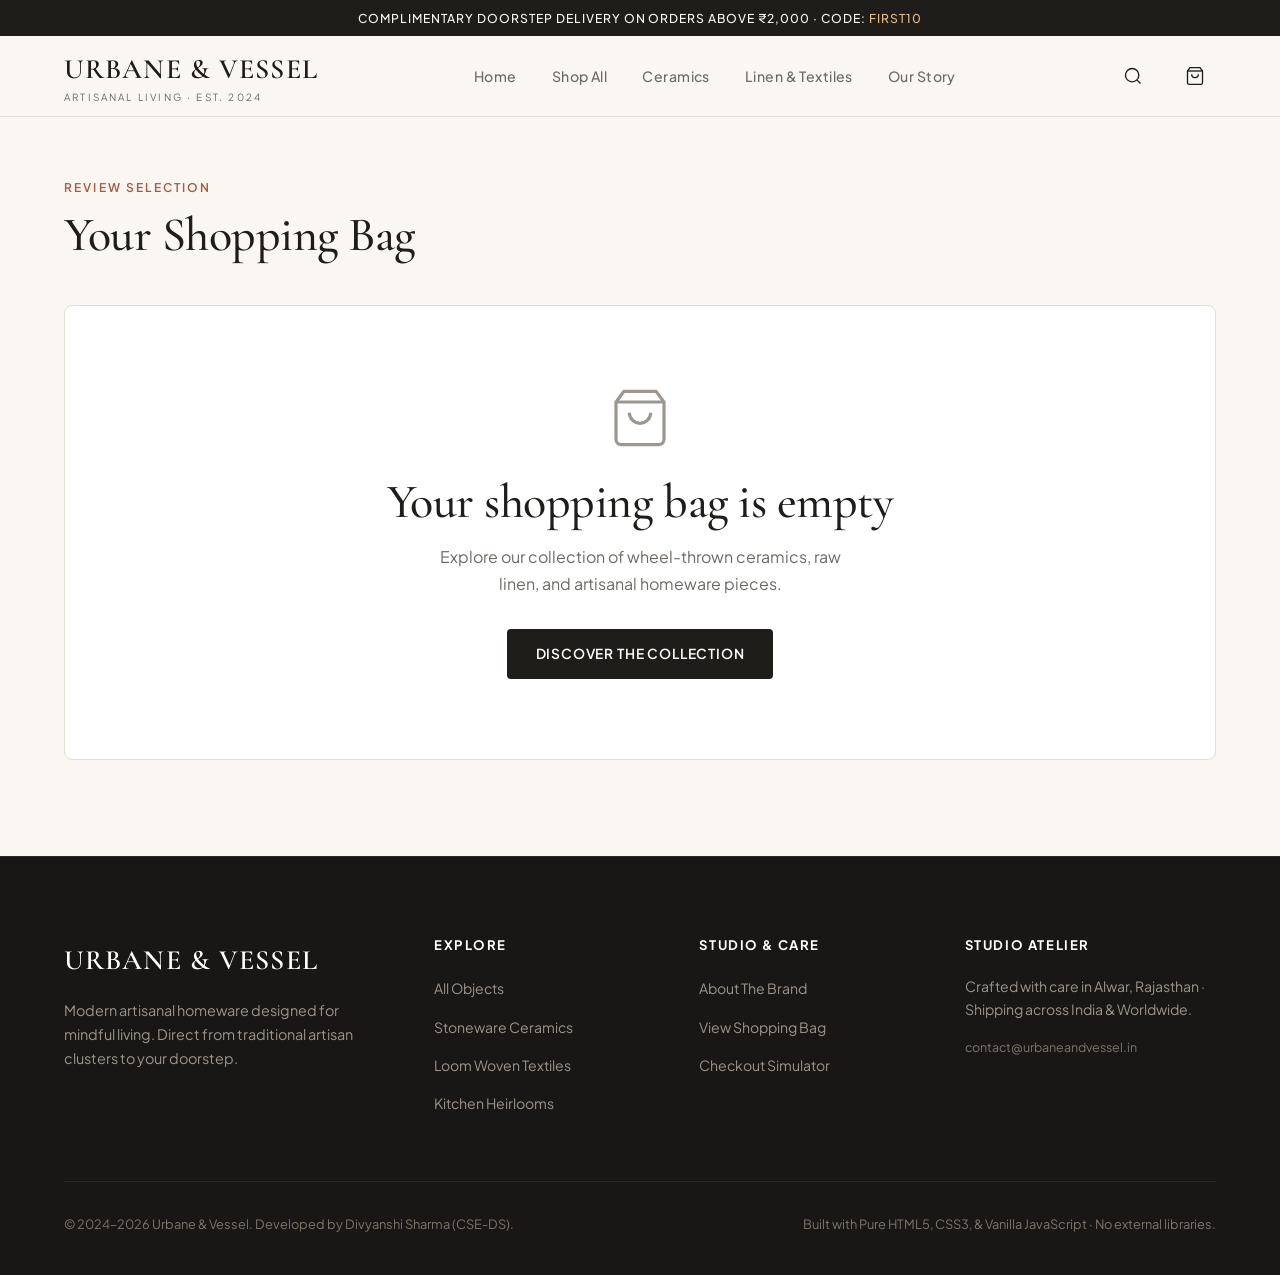
<file: cart.html>
<!DOCTYPE html>
<html lang="en">
<head>
  <meta charset="UTF-8" />
  <meta name="viewport" content="width=device-width, initial-scale=1.0" />
  <title>Your Shopping Bag — Urbane &amp; Vessel</title>
  <link rel="stylesheet" href="style.css" />
</head>
<body>

  <!-- Top Announcement Bar -->
  <aside class="announcement-bar">
    Complimentary doorstep delivery on orders above ₹2,000 &middot; Code: <span>FIRST10</span>
  </aside>

  <!-- Navigation Header -->
  <header class="site-header">
    <div class="container header-inner">
      <a href="index.html" class="brand-logo">
        <span class="brand-name">Urbane &amp; Vessel</span>
        <span class="brand-sub">Artisanal Living &middot; Est. 2024</span>
      </a>

      <nav>
        <ul class="nav-menu">
          <li><a href="index.html" class="nav-link">Home</a></li>
          <li><a href="shop.html" class="nav-link">Shop All</a></li>
          <li><a href="shop.html?category=ceramics" class="nav-link">Ceramics</a></li>
          <li><a href="shop.html?category=textiles" class="nav-link">Linen &amp; Textiles</a></li>
          <li><a href="about.html" class="nav-link">Our Story</a></li>
        </ul>
      </nav>

      <div class="header-actions">
        <a href="shop.html" class="action-icon-btn" title="Search objects" aria-label="Search">
          <svg viewBox="0 0 24 24" fill="none" stroke="currentColor"><circle cx="11" cy="11" r="8"></circle><line x1="21" y1="21" x2="16.65" y2="16.65"></line></svg>
        </a>
        <a href="cart.html" class="action-icon-btn" title="View Bag" aria-label="Cart">
          <svg viewBox="0 0 24 24" fill="none" stroke="currentColor"><path d="M6 2L3 6v14a2 2 0 0 0 2 2h14a2 2 0 0 0 2-2V6l-3-4z"></path><line x1="3" y1="6" x2="21" y2="6"></line><path d="M16 10a4 4 0 0 1-8 0"></path></svg>
          <span class="cart-badge-count" style="display: none;">0</span>
        </a>
        <button class="mobile-toggle-btn" aria-label="Toggle navigation menu">
          <span></span><span></span><span></span>
        </button>
      </div>
    </div>
  </header>

  <!-- Cart Page Section -->
  <main class="cart-page-section">
    <div class="container">
      <div style="margin-bottom: 2.5rem;">
        <span class="subheading">Review Selection</span>
        <h2>Your Shopping Bag</h2>
      </div>

      <!-- Container rendered dynamically by cart-page.js -->
      <div id="cart-view-container"></div>
    </div>
  </main>

  <!-- Footer -->
  <footer class="site-footer">
    <div class="container">
      <div class="footer-grid">
        <div class="footer-brand">
          <span class="brand-name">Urbane &amp; Vessel</span>
          <p>Modern artisanal homeware designed for mindful living. Direct from traditional artisan clusters to your doorstep.</p>
        </div>

        <div class="footer-col">
          <h4>Explore</h4>
          <ul class="footer-links">
            <li><a href="shop.html">All Objects</a></li>
            <li><a href="shop.html?category=ceramics">Stoneware Ceramics</a></li>
            <li><a href="shop.html?category=textiles">Loom Woven Textiles</a></li>
            <li><a href="shop.html?category=kitchenware">Kitchen Heirlooms</a></li>
          </ul>
        </div>

        <div class="footer-col">
          <h4>Studio &amp; Care</h4>
          <ul class="footer-links">
            <li><a href="about.html">About The Brand</a></li>
            <li><a href="cart.html">View Shopping Bag</a></li>
            <li><a href="checkout.html">Checkout Simulator</a></li>
          </ul>
        </div>

        <div class="footer-col">
          <h4>Studio Atelier</h4>
          <p style="font-size: 0.88rem; color: #9c9489; line-height: 1.6; margin-bottom: 0.8rem;">
            Crafted with care in Alwar, Rajasthan &middot; Shipping across India &amp; Worldwide.
          </p>
          <span style="font-size: 0.78rem; color: #7d756a;">contact@urbaneandvessel.in</span>
        </div>
      </div>

      <div class="footer-bottom">
        <p>&copy; 2024–2026 Urbane &amp; Vessel. Developed by Divyanshi Sharma (CSE-DS).</p>
        <p>Built with Pure HTML5, CSS3, &amp; Vanilla JavaScript &middot; No external libraries.</p>
      </div>
    </div>
  </footer>

  <!-- Scripts -->
    <script src="script.js"></script>
</body>
</html>
</file>
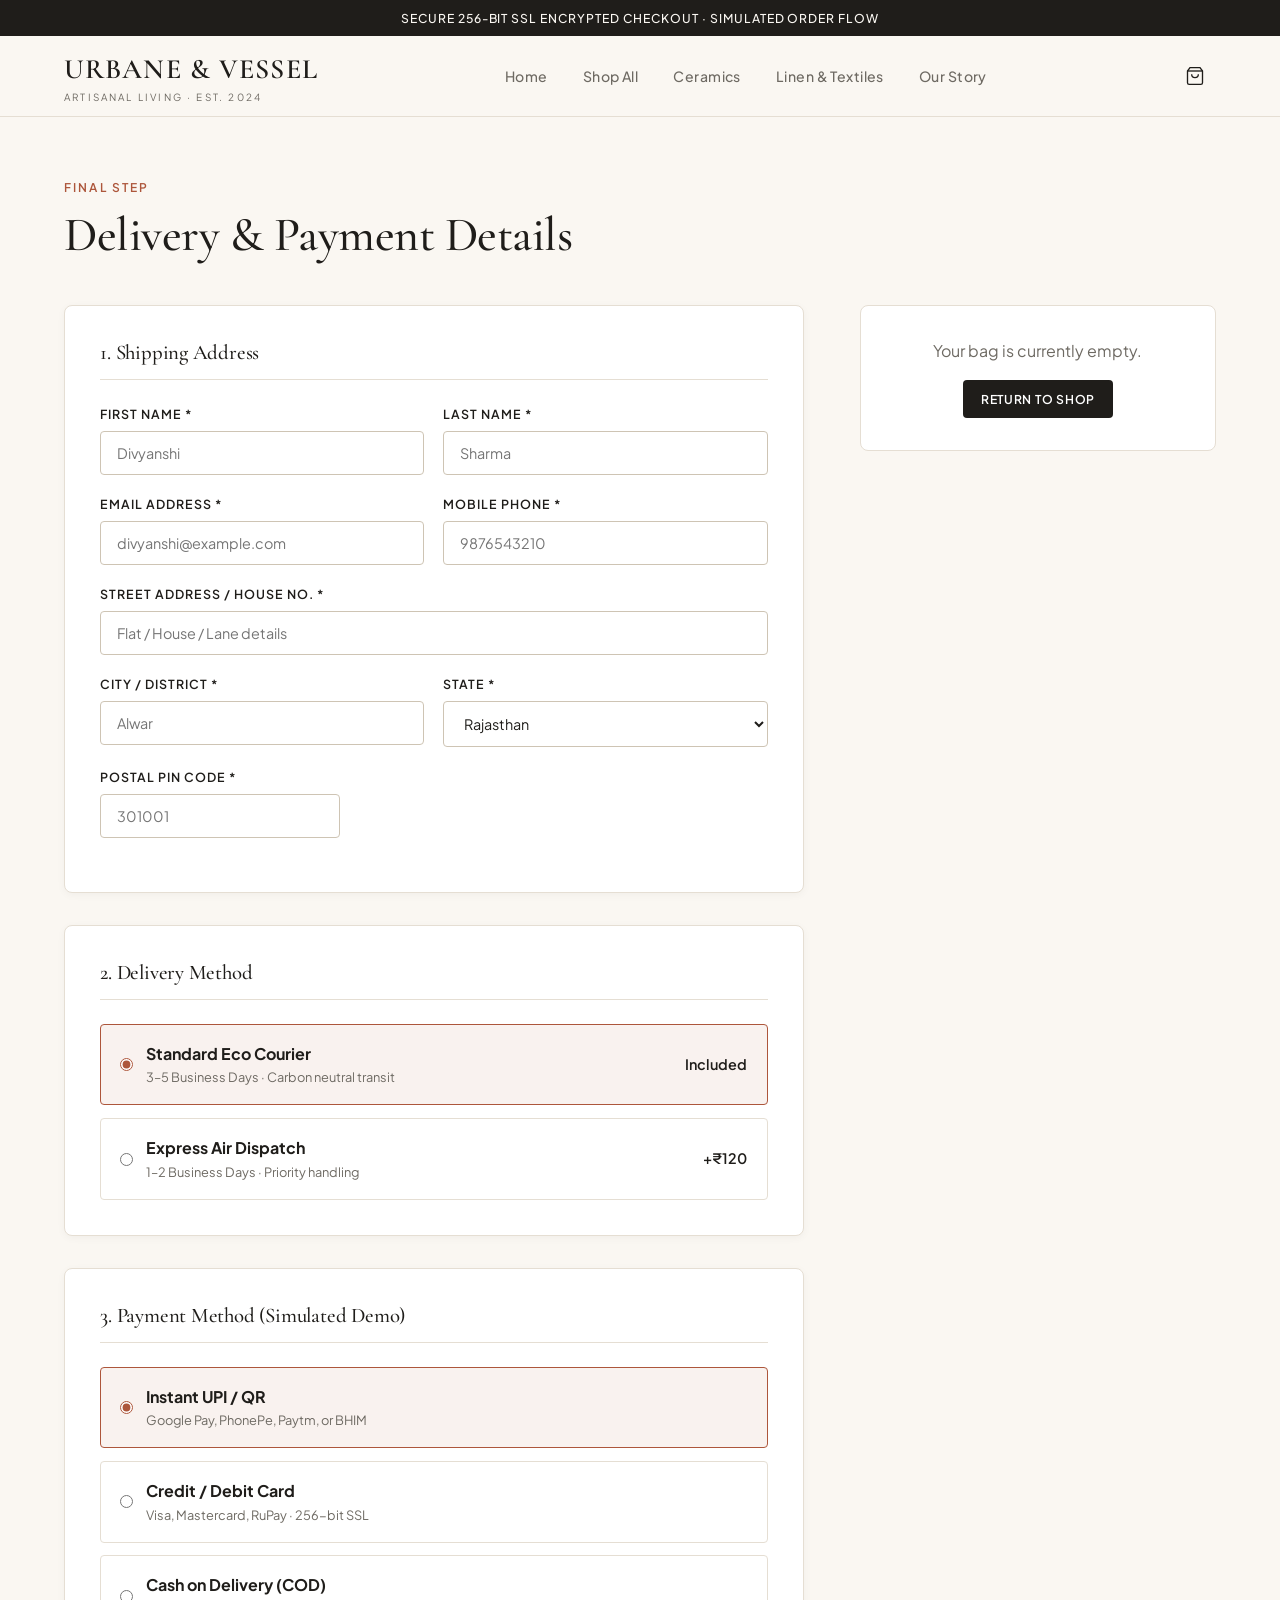
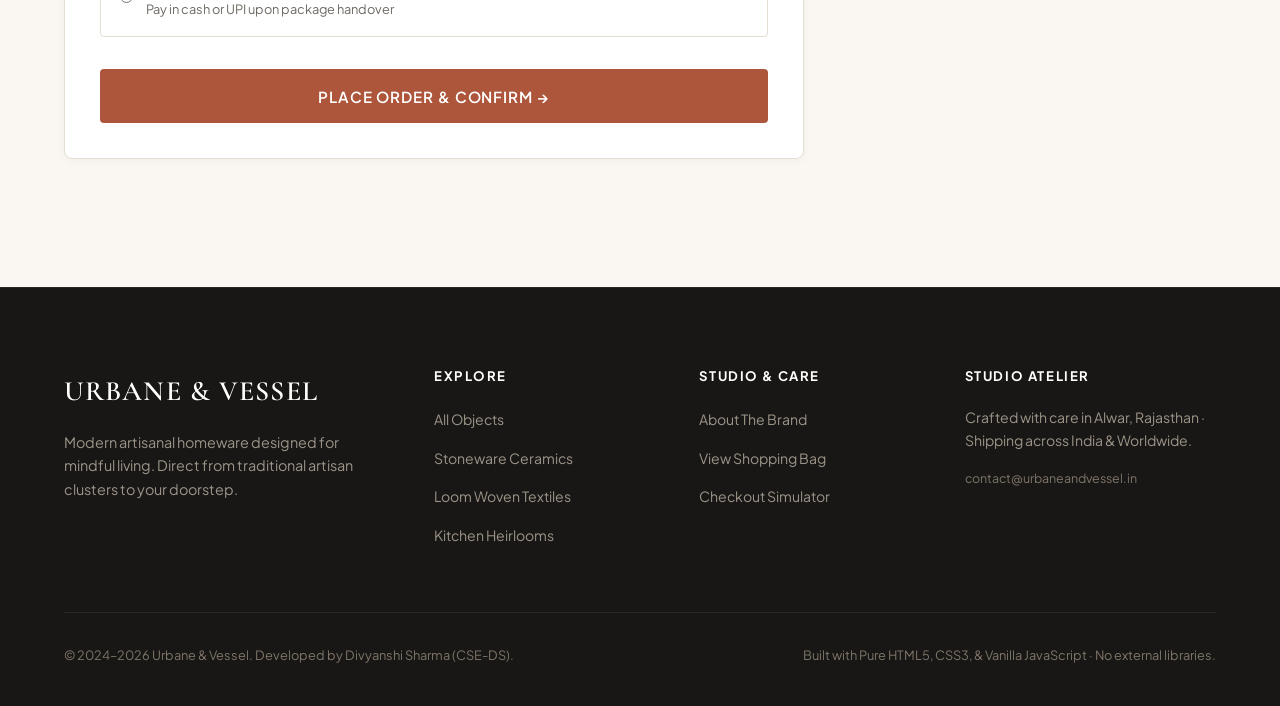
<file: checkout.html>
<!DOCTYPE html>
<html lang="en">
<head>
  <meta charset="UTF-8" />
  <meta name="viewport" content="width=device-width, initial-scale=1.0" />
  <title>Checkout — Urbane &amp; Vessel</title>
  <link rel="stylesheet" href="style.css" />
</head>
<body>

  <!-- Top Announcement Bar -->
  <aside class="announcement-bar">
    Secure 256-Bit SSL Encrypted Checkout &middot; Simulated Order Flow
  </aside>

  <!-- Navigation Header -->
  <header class="site-header">
    <div class="container header-inner">
      <a href="index.html" class="brand-logo">
        <span class="brand-name">Urbane &amp; Vessel</span>
        <span class="brand-sub">Artisanal Living &middot; Est. 2024</span>
      </a>

      <nav>
        <ul class="nav-menu">
          <li><a href="index.html" class="nav-link">Home</a></li>
          <li><a href="shop.html" class="nav-link">Shop All</a></li>
          <li><a href="shop.html?category=ceramics" class="nav-link">Ceramics</a></li>
          <li><a href="shop.html?category=textiles" class="nav-link">Linen &amp; Textiles</a></li>
          <li><a href="about.html" class="nav-link">Our Story</a></li>
        </ul>
      </nav>

      <div class="header-actions">
        <a href="cart.html" class="action-icon-btn" title="View Bag" aria-label="Cart">
          <svg viewBox="0 0 24 24" fill="none" stroke="currentColor"><path d="M6 2L3 6v14a2 2 0 0 0 2 2h14a2 2 0 0 0 2-2V6l-3-4z"></path><line x1="3" y1="6" x2="21" y2="6"></line><path d="M16 10a4 4 0 0 1-8 0"></path></svg>
          <span class="cart-badge-count" style="display: none;">0</span>
        </a>
        <button class="mobile-toggle-btn" aria-label="Toggle navigation menu">
          <span></span><span></span><span></span>
        </button>
      </div>
    </div>
  </header>

  <!-- Checkout Section -->
  <main class="checkout-page-section">
    <div class="container">
      <div style="margin-bottom: 2.5rem;">
        <span class="subheading">Final Step</span>
        <h2>Delivery &amp; Payment Details</h2>
      </div>

      <div class="checkout-grid">
        <!-- Left: Checkout Forms -->
        <div>
          <form id="checkout-form">
            <!-- 1. Customer Information -->
            <div class="checkout-card">
              <h3 style="font-size: 1.3rem; margin-bottom: 1.5rem; padding-bottom: 0.8rem; border-bottom: 1px solid var(--border-color);">
                1. Shipping Address
              </h3>

              <div class="form-row-2col">
                <div class="form-field">
                  <label for="first-name">First Name *</label>
                  <input type="text" id="first-name" placeholder="Divyanshi" required />
                  <span class="field-error"></span>
                </div>
                <div class="form-field">
                  <label for="last-name">Last Name *</label>
                  <input type="text" id="last-name" placeholder="Sharma" required />
                  <span class="field-error"></span>
                </div>
              </div>

              <div class="form-row-2col">
                <div class="form-field">
                  <label for="email">Email Address *</label>
                  <input type="email" id="email" placeholder="divyanshi@example.com" required />
                  <span class="field-error"></span>
                </div>
                <div class="form-field">
                  <label for="phone">Mobile Phone *</label>
                  <input type="tel" id="phone" placeholder="9876543210" required />
                  <span class="field-error"></span>
                </div>
              </div>

              <div class="form-field">
                <label for="address">Street Address / House No. *</label>
                <input type="text" id="address" placeholder="Flat / House / Lane details" required />
                <span class="field-error"></span>
              </div>

              <div class="form-row-2col">
                <div class="form-field">
                  <label for="city">City / District *</label>
                  <input type="text" id="city" placeholder="Alwar" required />
                  <span class="field-error"></span>
                </div>
                <div class="form-field">
                  <label for="state">State *</label>
                  <select id="state" required>
                    <option value="Rajasthan" selected>Rajasthan</option>
                    <option value="Delhi">Delhi NCR</option>
                    <option value="Maharashtra">Maharashtra</option>
                    <option value="Karnataka">Karnataka</option>
                    <option value="Tamil Nadu">Tamil Nadu</option>
                    <option value="Uttar Pradesh">Uttar Pradesh</option>
                    <option value="Other">Other State</option>
                  </select>
                  <span class="field-error"></span>
                </div>
              </div>

              <div class="form-field" style="max-width: 240px;">
                <label for="pincode">Postal PIN Code *</label>
                <input type="text" id="pincode" placeholder="301001" maxlength="6" required />
                <span class="field-error"></span>
              </div>
            </div>

            <!-- 2. Delivery Speed -->
            <div class="checkout-card">
              <h3 style="font-size: 1.3rem; margin-bottom: 1.5rem; padding-bottom: 0.8rem; border-bottom: 1px solid var(--border-color);">
                2. Delivery Method
              </h3>

              <div class="radio-options-group">
                <label class="radio-card-label selected">
                  <div class="radio-card-content">
                    <input type="radio" name="shipping-method" value="standard" checked />
                    <div>
                      <strong>Standard Eco Courier</strong>
                      <p style="font-size: 0.8rem; color: var(--text-muted); margin: 0;">3–5 Business Days &middot; Carbon neutral transit</p>
                    </div>
                  </div>
                  <span style="font-weight: 600; font-size: 0.9rem;">Included</span>
                </label>

                <label class="radio-card-label">
                  <div class="radio-card-content">
                    <input type="radio" name="shipping-method" value="express" />
                    <div>
                      <strong>Express Air Dispatch</strong>
                      <p style="font-size: 0.8rem; color: var(--text-muted); margin: 0;">1–2 Business Days &middot; Priority handling</p>
                    </div>
                  </div>
                  <span style="font-weight: 600; font-size: 0.9rem;">+₹120</span>
                </label>
              </div>
            </div>

            <!-- 3. Simulated Payment Method -->
            <div class="checkout-card">
              <h3 style="font-size: 1.3rem; margin-bottom: 1.5rem; padding-bottom: 0.8rem; border-bottom: 1px solid var(--border-color);">
                3. Payment Method (Simulated Demo)
              </h3>

              <div class="radio-options-group">
                <label class="radio-card-label selected">
                  <div class="radio-card-content">
                    <input type="radio" name="payment-method" value="upi" checked />
                    <div>
                      <strong>Instant UPI / QR</strong>
                      <p style="font-size: 0.8rem; color: var(--text-muted); margin: 0;">Google Pay, PhonePe, Paytm, or BHIM</p>
                    </div>
                  </div>
                </label>

                <label class="radio-card-label">
                  <div class="radio-card-content">
                    <input type="radio" name="payment-method" value="card" />
                    <div>
                      <strong>Credit / Debit Card</strong>
                      <p style="font-size: 0.8rem; color: var(--text-muted); margin: 0;">Visa, Mastercard, RuPay &middot; 256-bit SSL</p>
                    </div>
                  </div>
                </label>

                <label class="radio-card-label">
                  <div class="radio-card-content">
                    <input type="radio" name="payment-method" value="cod" />
                    <div>
                      <strong>Cash on Delivery (COD)</strong>
                      <p style="font-size: 0.8rem; color: var(--text-muted); margin: 0;">Pay in cash or UPI upon package handover</p>
                    </div>
                  </div>
                </label>
              </div>

              <div style="margin-top: 2rem;">
                <button type="submit" id="place-order-btn" class="btn btn-terracotta btn-block" style="padding: 1.1rem; font-size: 0.95rem;">
                  Place Order &amp; Confirm &rarr;
                </button>
              </div>
            </div>
          </form>
        </div>

        <!-- Right: Order Review Column -->
        <aside id="checkout-summary-container">
          <!-- Populated by checkout.js -->
        </aside>
      </div>
    </div>
  </main>

  <!-- Order Success Modal -->
  <div id="order-confirmation-modal" class="modal-backdrop">
    <div class="modal-content">
      <div class="order-success-icon">
        <svg width="36" height="36" viewBox="0 0 24 24" fill="none" stroke="currentColor" stroke-width="2.5"><polyline points="20 6 9 17 4 12"></polyline></svg>
      </div>

      <span class="subheading" style="color: #2e7d32;">Order Successfully Placed</span>
      <h2 style="margin: 0.4rem 0 1rem;">Thank you for your order</h2>
      <p style="color: var(--text-muted); font-size: 0.95rem; margin-bottom: 1.5rem;">
        Your order <strong id="confirmed-order-number" style="color: var(--text-main);">UV-000000</strong> has been confirmed. A receipt and shipping itinerary have been logged for <span id="confirmed-order-email" style="font-weight: 600;">your email</span>.
      </p>

      <div style="background: var(--bg-subtle); padding: 1.2rem; border-radius: var(--radius-sm); margin-bottom: 2rem; font-size: 0.85rem; color: var(--text-muted);">
        Our master artisans will now hand-inspect, wrap in honeycomb paper, and dispatch your pieces.
      </div>

      <div style="display: flex; gap: 1rem; justify-content: center;">
        <a href="shop.html" class="btn btn-primary">Return to Shop</a>
        <a href="index.html" class="btn btn-outline">Back to Home</a>
      </div>
    </div>
  </div>

  <!-- Footer -->
  <footer class="site-footer">
    <div class="container">
      <div class="footer-grid">
        <div class="footer-brand">
          <span class="brand-name">Urbane &amp; Vessel</span>
          <p>Modern artisanal homeware designed for mindful living. Direct from traditional artisan clusters to your doorstep.</p>
        </div>

        <div class="footer-col">
          <h4>Explore</h4>
          <ul class="footer-links">
            <li><a href="shop.html">All Objects</a></li>
            <li><a href="shop.html?category=ceramics">Stoneware Ceramics</a></li>
            <li><a href="shop.html?category=textiles">Loom Woven Textiles</a></li>
            <li><a href="shop.html?category=kitchenware">Kitchen Heirlooms</a></li>
          </ul>
        </div>

        <div class="footer-col">
          <h4>Studio &amp; Care</h4>
          <ul class="footer-links">
            <li><a href="about.html">About The Brand</a></li>
            <li><a href="cart.html">View Shopping Bag</a></li>
            <li><a href="checkout.html">Checkout Simulator</a></li>
          </ul>
        </div>

        <div class="footer-col">
          <h4>Studio Atelier</h4>
          <p style="font-size: 0.88rem; color: #9c9489; line-height: 1.6; margin-bottom: 0.8rem;">
            Crafted with care in Alwar, Rajasthan &middot; Shipping across India &amp; Worldwide.
          </p>
          <span style="font-size: 0.78rem; color: #7d756a;">contact@urbaneandvessel.in</span>
        </div>
      </div>

      <div class="footer-bottom">
        <p>&copy; 2024–2026 Urbane &amp; Vessel. Developed by Divyanshi Sharma (CSE-DS).</p>
        <p>Built with Pure HTML5, CSS3, &amp; Vanilla JavaScript &middot; No external libraries.</p>
      </div>
    </div>
  </footer>

  <!-- Scripts -->
    <script src="script.js"></script>
</body>
</html>
</file>
<file: style.css>
/* ============================================================
   URBANE & VESSEL — Artisanal Homeware & Living
   Custom Handcrafted CSS
   ============================================================ */

@import url('https://fonts.googleapis.com/css2?family=Cormorant+Garamond:ital,wght@0,400;0,500;0,600;0,700;1,400&family=Plus+Jakarta+Sans:wght@300;400;500;600;700&display=swap');

/* --- Root Design Tokens --- */
:root {
  --bg-primary: #faf7f2;
  --bg-surface: #ffffff;
  --bg-subtle: #f3efe6;
  --bg-muted: #eae3d6;

  --text-main: #1f1d1a;
  --text-muted: #6e6a63;
  --text-light: #9c978f;

  --color-terracotta: #ad563b;
  --color-terracotta-dark: #8c422a;
  --color-terracotta-soft: rgba(173, 86, 59, 0.08);

  --color-brass: #b88a44;
  --color-olive: #5f6b55;

  --border-color: #e5ded3;
  --border-dark: #cec4b4;

  --font-serif: 'Cormorant Garamond', Georgia, 'Times New Roman', serif;
  --font-sans: 'Plus Jakarta Sans', system-ui, -apple-system, sans-serif;

  --shadow-sm: 0 2px 8px rgba(31, 29, 26, 0.04);
  --shadow-md: 0 8px 24px rgba(31, 29, 26, 0.06);
  --shadow-lg: 0 16px 40px rgba(31, 29, 26, 0.09);

  --radius-sm: 4px;
  --radius-md: 8px;
  --radius-lg: 14px;
  --radius-full: 9999px;

  --transition-fast: 0.2s cubic-bezier(0.16, 1, 0.3, 1);
  --transition-normal: 0.35s cubic-bezier(0.16, 1, 0.3, 1);

  --nav-height: 80px;
}

/* --- Reset & Base --- */
*, *::before, *::after {
  margin: 0;
  padding: 0;
  box-sizing: border-box;
}

html {
  font-size: 16px;
  scroll-behavior: smooth;
  -webkit-font-smoothing: antialiased;
}

body {
  font-family: var(--font-sans);
  background-color: var(--bg-primary);
  color: var(--text-main);
  line-height: 1.65;
  overflow-x: hidden;
  display: flex;
  flex-direction: column;
  min-height: 100vh;
}

img {
  max-width: 100%;
  height: auto;
  display: block;
}

a {
  color: inherit;
  text-decoration: none;
  transition: color var(--transition-fast);
}

button {
  font-family: inherit;
  cursor: pointer;
  border: none;
  background: none;
  transition: all var(--transition-fast);
}

input, select, textarea {
  font-family: inherit;
  color: inherit;
}

/* --- Layout Utility --- */
.container {
  width: 90%;
  max-width: 1240px;
  margin: 0 auto;
}

.container-narrow {
  width: 90%;
  max-width: 980px;
  margin: 0 auto;
}

/* --- Typography --- */
h1, h2, h3, h4 {
  font-family: var(--font-serif);
  font-weight: 500;
  line-height: 1.2;
  letter-spacing: -0.01em;
  color: var(--text-main);
}

h1 { font-size: clamp(2.5rem, 5vw, 4.2rem); }
h2 { font-size: clamp(2rem, 3.8vw, 3rem); }
h3 { font-size: clamp(1.4rem, 2.2vw, 1.85rem); }
h4 { font-size: 1.2rem; }

.subheading {
  font-family: var(--font-sans);
  font-size: 0.75rem;
  letter-spacing: 0.18em;
  text-transform: uppercase;
  color: var(--color-terracotta);
  font-weight: 600;
  display: inline-block;
  margin-bottom: 0.6rem;
}

/* --- Top Announcement Bar --- */
.announcement-bar {
  background: var(--text-main);
  color: var(--bg-primary);
  font-size: 0.76rem;
  letter-spacing: 0.08em;
  text-transform: uppercase;
  padding: 8px 16px;
  text-align: center;
  font-weight: 500;
}
.announcement-bar span {
  color: #e5b985;
}

/* --- Main Header / Navigation --- */
.site-header {
  position: sticky;
  top: 0;
  z-index: 100;
  background: rgba(250, 247, 242, 0.94);
  backdrop-filter: blur(12px);
  -webkit-backdrop-filter: blur(12px);
  border-bottom: 1px solid var(--border-color);
  transition: transform var(--transition-fast), background var(--transition-fast);
}

.header-inner {
  height: var(--nav-height);
  display: flex;
  align-items: center;
  justify-content: space-between;
}

.brand-logo {
  display: flex;
  flex-direction: column;
}
.brand-name {
  font-family: var(--font-serif);
  font-size: 1.75rem;
  font-weight: 600;
  letter-spacing: 0.04em;
  text-transform: uppercase;
  color: var(--text-main);
}
.brand-sub {
  font-size: 0.62rem;
  letter-spacing: 0.22em;
  text-transform: uppercase;
  color: var(--text-muted);
  margin-top: -3px;
}

.nav-menu {
  display: flex;
  gap: 2.2rem;
  list-style: none;
}
.nav-link {
  font-size: 0.88rem;
  font-weight: 500;
  color: var(--text-muted);
  letter-spacing: 0.03em;
  position: relative;
  padding: 6px 0;
}
.nav-link::after {
  content: '';
  position: absolute;
  bottom: 0;
  left: 0;
  width: 0%;
  height: 1.5px;
  background-color: var(--color-terracotta);
  transition: width var(--transition-fast);
}
.nav-link:hover,
.nav-link.active {
  color: var(--text-main);
}
.nav-link:hover::after,
.nav-link.active::after {
  width: 100%;
}

.header-actions {
  display: flex;
  align-items: center;
  gap: 1.25rem;
}
.action-icon-btn {
  display: flex;
  align-items: center;
  justify-content: center;
  width: 42px;
  height: 42px;
  border-radius: var(--radius-full);
  color: var(--text-main);
  position: relative;
  border: 1px solid transparent;
  transition: all var(--transition-fast);
}
.action-icon-btn:hover {
  background-color: var(--bg-subtle);
  border-color: var(--border-color);
}
.action-icon-btn svg {
  width: 20px;
  height: 20px;
  stroke-width: 1.6;
}

.cart-badge-count {
  position: absolute;
  top: 4px;
  right: 4px;
  background: var(--color-terracotta);
  color: #fff;
  font-size: 0.68rem;
  font-weight: 700;
  width: 18px;
  height: 18px;
  border-radius: 50%;
  display: inline-flex;
  align-items: center;
  justify-content: center;
}

/* Mobile Hamburger */
.mobile-toggle-btn {
  display: none;
  flex-direction: column;
  gap: 5px;
  width: 32px;
  height: 32px;
  justify-content: center;
  cursor: pointer;
}
.mobile-toggle-btn span {
  display: block;
  height: 2px;
  width: 100%;
  background: var(--text-main);
  transition: transform var(--transition-fast), opacity var(--transition-fast);
}

/* --- Buttons --- */
.btn {
  display: inline-flex;
  align-items: center;
  justify-content: center;
  gap: 0.6rem;
  padding: 0.85rem 1.8rem;
  font-size: 0.86rem;
  font-weight: 600;
  letter-spacing: 0.06em;
  text-transform: uppercase;
  border-radius: var(--radius-sm);
  transition: all var(--transition-fast);
}

.btn-primary {
  background: var(--text-main);
  color: #ffffff;
}
.btn-primary:hover {
  background: var(--color-terracotta);
  transform: translateY(-2px);
  box-shadow: var(--shadow-md);
}

.btn-terracotta {
  background: var(--color-terracotta);
  color: #ffffff;
}
.btn-terracotta:hover {
  background: var(--color-terracotta-dark);
  transform: translateY(-2px);
  box-shadow: 0 6px 18px rgba(173, 86, 59, 0.25);
}

.btn-outline {
  background: transparent;
  color: var(--text-main);
  border: 1px solid var(--border-dark);
}
.btn-outline:hover {
  border-color: var(--text-main);
  background: var(--text-main);
  color: #ffffff;
}

.btn-sm {
  padding: 0.55rem 1.1rem;
  font-size: 0.76rem;
}

.btn-block {
  width: 100%;
}

/* --- Hero Section --- */
.hero-section {
  padding: 4rem 0 5rem;
  position: relative;
}
.hero-grid {
  display: grid;
  grid-template-columns: 1.15fr 0.85fr;
  gap: 3.5rem;
  align-items: center;
}
.hero-text h1 {
  margin-bottom: 1.5rem;
}
.hero-text p {
  font-size: 1.1rem;
  color: var(--text-muted);
  max-width: 520px;
  margin-bottom: 2.2rem;
}
.hero-cta-group {
  display: flex;
  gap: 1rem;
  align-items: center;
  flex-wrap: wrap;
}

.hero-visual-frame {
  position: relative;
}
.hero-image-wrapper {
  position: relative;
  border-radius: var(--radius-md);
  overflow: hidden;
  box-shadow: var(--shadow-lg);
  aspect-ratio: 4 / 5;
}
.hero-image-wrapper img {
  width: 100%;
  height: 100%;
  object-fit: cover;
  transition: transform 1.2s cubic-bezier(0.16, 1, 0.3, 1);
}
.hero-image-wrapper:hover img {
  transform: scale(1.03);
}

.hero-badge-tag {
  position: absolute;
  bottom: 24px;
  left: -20px;
  background: var(--bg-surface);
  border: 1px solid var(--border-color);
  padding: 1rem 1.4rem;
  border-radius: var(--radius-sm);
  box-shadow: var(--shadow-md);
  max-width: 200px;
}
.hero-badge-tag strong {
  display: block;
  font-size: 0.85rem;
  font-weight: 700;
  color: var(--text-main);
}
.hero-badge-tag span {
  font-size: 0.72rem;
  color: var(--text-muted);
}

/* --- Features / Value Props Ribbon --- */
.values-ribbon {
  background: var(--bg-subtle);
  border-top: 1px solid var(--border-color);
  border-bottom: 1px solid var(--border-color);
  padding: 2.5rem 0;
}
.values-grid {
  display: grid;
  grid-template-columns: repeat(auto-fit, minmax(220px, 1fr));
  gap: 2rem;
}
.value-item {
  display: flex;
  align-items: flex-start;
  gap: 1.1rem;
}
.value-icon {
  width: 44px;
  height: 44px;
  border-radius: 50%;
  background: var(--bg-surface);
  border: 1px solid var(--border-color);
  display: flex;
  align-items: center;
  justify-content: center;
  color: var(--color-terracotta);
  flex-shrink: 0;
}
.value-icon svg {
  width: 20px;
  height: 20px;
}
.value-text h4 {
  font-family: var(--font-sans);
  font-size: 0.92rem;
  font-weight: 600;
  margin-bottom: 0.2rem;
}
.value-text p {
  font-size: 0.8rem;
  color: var(--text-muted);
  line-height: 1.4;
}

/* --- Section Headers --- */
.section-header {
  margin-bottom: 3rem;
  display: flex;
  justify-content: space-between;
  align-items: flex-end;
  flex-wrap: wrap;
  gap: 1.5rem;
}
.section-header-centered {
  text-align: center;
  align-items: center;
  justify-content: center;
  flex-direction: column;
}
.section-header-centered .subheading {
  margin: 0 auto 0.6rem;
}
.section-header p.lead {
  font-size: 1.05rem;
  color: var(--text-muted);
  max-width: 600px;
  margin-top: 0.5rem;
}

/* --- Categories Showcase --- */
.categories-showcase {
  padding: 5rem 0;
}
.categories-grid {
  display: grid;
  grid-template-columns: repeat(4, 1fr);
  gap: 1.5rem;
}
.category-card {
  position: relative;
  border-radius: var(--radius-md);
  overflow: hidden;
  aspect-ratio: 3 / 4;
  box-shadow: var(--shadow-sm);
  display: block;
}
.category-card img {
  width: 100%;
  height: 100%;
  object-fit: cover;
  transition: transform 0.8s ease;
}
.category-card::after {
  content: '';
  position: absolute;
  inset: 0;
  background: linear-gradient(180deg, transparent 40%, rgba(20, 18, 16, 0.72) 100%);
  transition: opacity 0.3s;
}
.category-card:hover img {
  transform: scale(1.06);
}
.category-card-content {
  position: absolute;
  bottom: 24px;
  left: 20px;
  right: 20px;
  z-index: 2;
  color: #ffffff;
}
.category-card-content h3 {
  color: #ffffff;
  font-size: 1.4rem;
  margin-bottom: 0.2rem;
}
.category-card-content span {
  font-size: 0.75rem;
  text-transform: uppercase;
  letter-spacing: 0.12em;
  opacity: 0.85;
}

/* --- Product Cards Grid --- */
.products-section {
  padding: 5rem 0 6rem;
}
.products-grid {
  display: grid;
  grid-template-columns: repeat(auto-fill, minmax(260px, 1fr));
  gap: 2rem 1.8rem;
}

.product-card {
  background: var(--bg-surface);
  border: 1px solid var(--border-color);
  border-radius: var(--radius-md);
  overflow: hidden;
  transition: transform var(--transition-normal), box-shadow var(--transition-normal);
  display: flex;
  flex-direction: column;
  position: relative;
}
.product-card:hover {
  transform: translateY(-5px);
  box-shadow: var(--shadow-md);
}

.product-card-media {
  position: relative;
  aspect-ratio: 1;
  background: var(--bg-subtle);
  overflow: hidden;
}
.product-card-media img {
  width: 100%;
  height: 100%;
  object-fit: cover;
  transition: transform 0.6s cubic-bezier(0.16, 1, 0.3, 1);
}
.product-card:hover .product-card-media img {
  transform: scale(1.05);
}

.product-badge {
  position: absolute;
  top: 12px;
  left: 12px;
  background: var(--bg-surface);
  border: 1px solid var(--border-color);
  font-size: 0.68rem;
  font-weight: 600;
  text-transform: uppercase;
  letter-spacing: 0.1em;
  padding: 4px 10px;
  border-radius: var(--radius-full);
  z-index: 2;
}
.product-badge.badge-featured {
  background: var(--color-terracotta);
  color: #fff;
  border-color: var(--color-terracotta);
}

.quick-add-btn {
  position: absolute;
  bottom: 12px;
  left: 12px;
  right: 12px;
  background: rgba(255, 255, 255, 0.94);
  backdrop-filter: blur(8px);
  color: var(--text-main);
  border: 1px solid var(--border-color);
  border-radius: var(--radius-sm);
  padding: 9px;
  font-size: 0.76rem;
  font-weight: 600;
  letter-spacing: 0.08em;
  text-transform: uppercase;
  opacity: 0;
  transform: translateY(10px);
  transition: all var(--transition-fast);
  display: flex;
  align-items: center;
  justify-content: center;
  gap: 0.4rem;
  z-index: 3;
}
.product-card:hover .quick-add-btn {
  opacity: 1;
  transform: translateY(0);
}
.quick-add-btn:hover {
  background: var(--text-main);
  color: #fff;
}

.product-card-body {
  padding: 1.25rem;
  display: flex;
  flex-direction: column;
  flex-grow: 1;
}
.product-category-tag {
  font-size: 0.7rem;
  text-transform: uppercase;
  letter-spacing: 0.14em;
  color: var(--text-light);
  margin-bottom: 0.35rem;
}
.product-card-title {
  font-family: var(--font-serif);
  font-size: 1.2rem;
  margin-bottom: 0.5rem;
  line-height: 1.3;
}
.product-card-title a:hover {
  color: var(--color-terracotta);
}

.product-rating {
  display: flex;
  align-items: center;
  gap: 0.4rem;
  font-size: 0.78rem;
  color: var(--text-muted);
  margin-bottom: 0.8rem;
}
.stars {
  color: var(--color-brass);
  font-size: 0.85rem;
  letter-spacing: 1px;
}

.product-price-row {
  display: flex;
  align-items: baseline;
  gap: 0.6rem;
  margin-top: auto;
}
.product-price {
  font-size: 1.15rem;
  font-weight: 700;
  color: var(--text-main);
}
.product-original-price {
  font-size: 0.88rem;
  color: var(--text-light);
  text-decoration: line-through;
}

/* --- Brand Story Section --- */
.story-banner {
  background: var(--bg-subtle);
  border-top: 1px solid var(--border-color);
  border-bottom: 1px solid var(--border-color);
  padding: 6rem 0;
}
.story-grid {
  display: grid;
  grid-template-columns: 0.95fr 1.05fr;
  gap: 4.5rem;
  align-items: center;
}
.story-visual-collage {
  position: relative;
}
.story-img-main {
  border-radius: var(--radius-md);
  box-shadow: var(--shadow-lg);
  aspect-ratio: 4 / 5;
  object-fit: cover;
  width: 85%;
}
.story-img-sub {
  position: absolute;
  bottom: -30px;
  right: 0;
  width: 50%;
  aspect-ratio: 1;
  border-radius: var(--radius-md);
  object-fit: cover;
  border: 6px solid var(--bg-subtle);
  box-shadow: var(--shadow-md);
}
.story-content h2 {
  margin-bottom: 1.5rem;
}
.story-content p {
  color: var(--text-muted);
  font-size: 1.05rem;
  margin-bottom: 1.4rem;
  line-height: 1.8;
}

/* --- Newsletter Section --- */
.newsletter-section {
  padding: 5rem 0;
  text-align: center;
}
.newsletter-card {
  background: #ffffff;
  border: 1px solid var(--border-color);
  border-radius: var(--radius-lg);
  padding: 4rem 2rem;
  max-width: 780px;
  margin: 0 auto;
  box-shadow: var(--shadow-sm);
}
.newsletter-card h2 {
  margin-bottom: 0.8rem;
}
.newsletter-card p {
  color: var(--text-muted);
  max-width: 480px;
  margin: 0 auto 2rem;
}
.newsletter-form {
  display: flex;
  gap: 0.6rem;
  max-width: 460px;
  margin: 0 auto;
}
.newsletter-input {
  flex-grow: 1;
  padding: 0.85rem 1.2rem;
  border: 1px solid var(--border-dark);
  border-radius: var(--radius-sm);
  background: var(--bg-primary);
  font-size: 0.9rem;
}
.newsletter-input:focus {
  outline: none;
  border-color: var(--text-main);
}

/* ============================================================
   SHOP CATALOG PAGE STYLES (shop.html)
   ============================================================ */
.shop-hero-header {
  padding: 3.5rem 0 2rem;
  border-bottom: 1px solid var(--border-color);
  background: var(--bg-subtle);
}
.shop-layout {
  padding: 3rem 0 6rem;
  display: grid;
  grid-template-columns: 260px 1fr;
  gap: 3rem;
  align-items: flex-start;
}

/* Sidebar Filters */
.filters-sidebar {
  background: var(--bg-surface);
  border: 1px solid var(--border-color);
  border-radius: var(--radius-md);
  padding: 1.8rem;
  position: sticky;
  top: calc(var(--nav-height) + 20px);
}
.filter-block {
  padding-bottom: 1.6rem;
  margin-bottom: 1.6rem;
  border-bottom: 1px solid var(--border-color);
}
.filter-block:last-child {
  border-bottom: none;
  padding-bottom: 0;
  margin-bottom: 0;
}
.filter-title {
  font-family: var(--font-sans);
  font-size: 0.82rem;
  font-weight: 700;
  text-transform: uppercase;
  letter-spacing: 0.12em;
  margin-bottom: 1rem;
}

.category-filter-list {
  list-style: none;
  display: flex;
  flex-direction: column;
  gap: 0.55rem;
}
.filter-chip-btn {
  display: flex;
  align-items: center;
  justify-content: space-between;
  width: 100%;
  font-size: 0.88rem;
  color: var(--text-muted);
  text-align: left;
  padding: 6px 8px;
  border-radius: var(--radius-sm);
  transition: all var(--transition-fast);
}
.filter-chip-btn:hover {
  background: var(--bg-subtle);
  color: var(--text-main);
}
.filter-chip-btn.active {
  background: var(--color-terracotta-soft);
  color: var(--color-terracotta);
  font-weight: 600;
}
.filter-count {
  font-size: 0.75rem;
  color: var(--text-light);
}

/* Search Box in Filter */
.search-box-wrapper {
  position: relative;
  margin-bottom: 1.4rem;
}
.search-input {
  width: 100%;
  padding: 0.75rem 1rem 0.75rem 2.4rem;
  border: 1px solid var(--border-color);
  border-radius: var(--radius-sm);
  background: var(--bg-primary);
  font-size: 0.88rem;
}
.search-input:focus {
  outline: none;
  border-color: var(--color-terracotta);
}
.search-icon {
  position: absolute;
  left: 10px;
  top: 50%;
  transform: translateY(-50%);
  width: 16px;
  height: 16px;
  color: var(--text-light);
}

/* Price Range Slider */
.price-range-slider {
  width: 100%;
  margin: 0.8rem 0;
  accent-color: var(--color-terracotta);
}
.price-range-labels {
  display: flex;
  justify-content: space-between;
  font-size: 0.8rem;
  color: var(--text-muted);
}

/* Shop Toolbar */
.shop-toolbar {
  display: flex;
  justify-content: space-between;
  align-items: center;
  margin-bottom: 2rem;
  padding-bottom: 1rem;
  border-bottom: 1px solid var(--border-color);
  flex-wrap: wrap;
  gap: 1rem;
}
.results-counter {
  font-size: 0.88rem;
  color: var(--text-muted);
}
.sort-control-group {
  display: flex;
  align-items: center;
  gap: 0.8rem;
  font-size: 0.88rem;
}
.sort-select {
  padding: 0.5rem 1rem;
  border: 1px solid var(--border-color);
  border-radius: var(--radius-sm);
  background: var(--bg-surface);
  cursor: pointer;
}

.no-results-state {
  text-align: center;
  padding: 4rem 2rem;
  background: var(--bg-surface);
  border: 1px dashed var(--border-color);
  border-radius: var(--radius-md);
}

/* ============================================================
   PRODUCT DETAIL PAGE STYLES (product-detail.html)
   ============================================================ */
.breadcrumb-nav {
  padding: 1.5rem 0;
  font-size: 0.82rem;
  color: var(--text-light);
  display: flex;
  align-items: center;
  gap: 0.6rem;
}
.breadcrumb-nav a {
  color: var(--text-muted);
}
.breadcrumb-nav a:hover {
  color: var(--color-terracotta);
}

.product-detail-grid {
  display: grid;
  grid-template-columns: 1fr 1fr;
  gap: 4rem;
  margin-bottom: 5rem;
}

.product-gallery-stage {
  position: sticky;
  top: calc(var(--nav-height) + 20px);
}
.main-gallery-frame {
  aspect-ratio: 1;
  background: var(--bg-surface);
  border: 1px solid var(--border-color);
  border-radius: var(--radius-md);
  overflow: hidden;
  margin-bottom: 1rem;
  box-shadow: var(--shadow-sm);
}
.main-gallery-frame img {
  width: 100%;
  height: 100%;
  object-fit: cover;
  transition: transform 0.4s ease;
}

.product-meta-header {
  border-bottom: 1px solid var(--border-color);
  padding-bottom: 1.5rem;
  margin-bottom: 1.8rem;
}
.detail-price-line {
  display: flex;
  align-items: baseline;
  gap: 1rem;
  margin: 1rem 0;
}
.detail-price {
  font-size: 1.8rem;
  font-weight: 700;
}
.detail-original-price {
  font-size: 1.15rem;
  color: var(--text-light);
  text-decoration: line-through;
}

.product-detail-desc {
  font-size: 1.05rem;
  color: var(--text-muted);
  margin-bottom: 2rem;
  line-height: 1.7;
}

.product-specs-table {
  width: 100%;
  margin-bottom: 2rem;
  border-collapse: collapse;
}
.product-specs-table tr {
  border-bottom: 1px solid var(--border-color);
}
.product-specs-table th {
  text-align: left;
  font-size: 0.82rem;
  font-weight: 600;
  text-transform: uppercase;
  letter-spacing: 0.08em;
  color: var(--text-light);
  padding: 0.75rem 0;
  width: 35%;
}
.product-specs-table td {
  font-size: 0.92rem;
  padding: 0.75rem 0;
  color: var(--text-main);
}

.product-purchase-action {
  display: flex;
  gap: 1rem;
  margin-bottom: 2.5rem;
}
.qty-stepper {
  display: flex;
  align-items: center;
  border: 1px solid var(--border-dark);
  border-radius: var(--radius-sm);
  background: var(--bg-surface);
  height: 48px;
}
.qty-btn {
  width: 44px;
  height: 100%;
  display: flex;
  align-items: center;
  justify-content: center;
  font-size: 1.1rem;
  color: var(--text-main);
}
.qty-btn:hover {
  background: var(--bg-subtle);
}
.qty-input {
  width: 48px;
  text-align: center;
  border: none;
  background: transparent;
  font-weight: 600;
  font-size: 1rem;
}

.trust-badges-row {
  display: grid;
  grid-template-columns: repeat(3, 1fr);
  gap: 1rem;
  padding: 1.5rem;
  background: var(--bg-subtle);
  border-radius: var(--radius-md);
  margin-bottom: 2.5rem;
  text-align: center;
}
.trust-badge-item {
  font-size: 0.78rem;
  color: var(--text-muted);
}
.trust-badge-item strong {
  display: block;
  font-size: 0.84rem;
  color: var(--text-main);
  margin-bottom: 0.2rem;
}

/* ============================================================
   CART PAGE STYLES (cart.html)
   ============================================================ */
.cart-page-section {
  padding: 3.5rem 0 6rem;
}
.cart-layout {
  display: grid;
  grid-template-columns: 1.4fr 0.6fr;
  gap: 3rem;
  align-items: flex-start;
}

.cart-items-card {
  background: var(--bg-surface);
  border: 1px solid var(--border-color);
  border-radius: var(--radius-md);
  padding: 2rem;
  box-shadow: var(--shadow-sm);
}

.cart-table-header {
  display: grid;
  grid-template-columns: 2.5fr 1fr 1fr 0.5fr;
  padding-bottom: 1rem;
  border-bottom: 1px solid var(--border-color);
  font-size: 0.75rem;
  text-transform: uppercase;
  letter-spacing: 0.12em;
  color: var(--text-light);
  font-weight: 600;
}

.cart-item-row {
  display: grid;
  grid-template-columns: 2.5fr 1fr 1fr 0.5fr;
  align-items: center;
  padding: 1.5rem 0;
  border-bottom: 1px solid var(--border-color);
}
.cart-item-info {
  display: flex;
  align-items: center;
  gap: 1.2rem;
}
.cart-item-thumb {
  width: 74px;
  height: 74px;
  border-radius: var(--radius-sm);
  object-fit: cover;
  background: var(--bg-subtle);
  flex-shrink: 0;
}
.cart-item-name {
  font-family: var(--font-serif);
  font-size: 1.15rem;
  margin-bottom: 0.25rem;
}
.cart-item-sku {
  font-size: 0.75rem;
  color: var(--text-light);
}

.cart-remove-btn {
  color: var(--text-light);
  padding: 8px;
  border-radius: 50%;
  display: inline-flex;
}
.cart-remove-btn:hover {
  color: #c0392b;
  background: rgba(192, 57, 43, 0.08);
}

/* Order Summary Box */
.order-summary-box {
  background: var(--bg-surface);
  border: 1px solid var(--border-color);
  border-radius: var(--radius-md);
  padding: 2rem;
  box-shadow: var(--shadow-sm);
  position: sticky;
  top: calc(var(--nav-height) + 20px);
}
.summary-title {
  font-size: 1.35rem;
  margin-bottom: 1.5rem;
  padding-bottom: 1rem;
  border-bottom: 1px solid var(--border-color);
}

.summary-line-item {
  display: flex;
  justify-content: space-between;
  margin-bottom: 0.9rem;
  font-size: 0.92rem;
  color: var(--text-muted);
}
.summary-line-item.discount-item {
  color: var(--color-terracotta);
}
.summary-line-item.total-line {
  border-top: 1px solid var(--border-color);
  padding-top: 1rem;
  margin-top: 1.2rem;
  font-size: 1.2rem;
  font-weight: 700;
  color: var(--text-main);
}

/* Coupon Form */
.promo-box {
  margin: 1.6rem 0;
  padding: 1.2rem 0;
  border-top: 1px dashed var(--border-color);
  border-bottom: 1px dashed var(--border-color);
}
.promo-form {
  display: flex;
  gap: 0.5rem;
}
.promo-input {
  flex-grow: 1;
  padding: 0.65rem 0.85rem;
  border: 1px solid var(--border-color);
  border-radius: var(--radius-sm);
  font-size: 0.85rem;
  text-transform: uppercase;
}
.promo-applied-badge {
  display: flex;
  align-items: center;
  justify-content: space-between;
  background: var(--color-terracotta-soft);
  color: var(--color-terracotta);
  padding: 0.6rem 0.85rem;
  border-radius: var(--radius-sm);
  font-size: 0.82rem;
  font-weight: 600;
}

/* Empty Cart State */
.empty-cart-view {
  text-align: center;
  padding: 5rem 2rem;
  background: var(--bg-surface);
  border: 1px solid var(--border-color);
  border-radius: var(--radius-md);
}
.empty-cart-icon {
  width: 64px;
  height: 64px;
  margin: 0 auto 1.5rem;
  color: var(--text-light);
}

/* ============================================================
   CHECKOUT PAGE STYLES (checkout.html)
   ============================================================ */
.checkout-page-section {
  padding: 3.5rem 0 6rem;
}
.checkout-grid {
  display: grid;
  grid-template-columns: 1.35fr 0.65fr;
  gap: 3.5rem;
}

.checkout-card {
  background: var(--bg-surface);
  border: 1px solid var(--border-color);
  border-radius: var(--radius-md);
  padding: 2.2rem;
  margin-bottom: 2rem;
  box-shadow: var(--shadow-sm);
}

.form-row-2col {
  display: grid;
  grid-template-columns: 1fr 1fr;
  gap: 1.2rem;
}
.form-field {
  display: flex;
  flex-direction: column;
  margin-bottom: 1.2rem;
}
.form-field label {
  font-size: 0.78rem;
  font-weight: 600;
  text-transform: uppercase;
  letter-spacing: 0.08em;
  margin-bottom: 0.4rem;
  color: var(--text-main);
}
.form-field input,
.form-field select,
.form-field textarea {
  padding: 0.75rem 1rem;
  border: 1px solid var(--border-dark);
  border-radius: var(--radius-sm);
  background: var(--bg-surface);
  font-size: 0.9rem;
  transition: border-color var(--transition-fast);
}
.form-field input:focus,
.form-field select:focus,
.form-field textarea:focus {
  outline: none;
  border-color: var(--color-terracotta);
}
.form-field .field-error {
  font-size: 0.75rem;
  color: #c0392b;
  margin-top: 0.3rem;
  display: none;
}

/* Radio Option Cards (Shipping / Payment) */
.radio-options-group {
  display: flex;
  flex-direction: column;
  gap: 0.8rem;
}
.radio-card-label {
  display: flex;
  align-items: center;
  justify-content: space-between;
  padding: 1rem 1.2rem;
  border: 1px solid var(--border-color);
  border-radius: var(--radius-sm);
  cursor: pointer;
  transition: all var(--transition-fast);
}
.radio-card-label:hover {
  border-color: var(--border-dark);
  background: var(--bg-subtle);
}
.radio-card-label.selected {
  border-color: var(--color-terracotta);
  background: var(--color-terracotta-soft);
}
.radio-card-content {
  display: flex;
  align-items: center;
  gap: 0.8rem;
}
.radio-card-label input[type="radio"] {
  accent-color: var(--color-terracotta);
}

/* ============================================================
   ABOUT PAGE STYLES (about.html)
   ============================================================ */
.about-hero {
  padding: 5rem 0 4rem;
  text-align: center;
  background: var(--bg-subtle);
  border-bottom: 1px solid var(--border-color);
}
.about-hero h1 {
  margin-bottom: 1.2rem;
}
.about-hero p {
  font-size: 1.2rem;
  color: var(--text-muted);
  max-width: 680px;
  margin: 0 auto;
}

.philosophy-grid {
  display: grid;
  grid-template-columns: repeat(3, 1fr);
  gap: 2.5rem;
  padding: 5rem 0;
}
.philosophy-card {
  padding: 2.2rem;
  background: var(--bg-surface);
  border: 1px solid var(--border-color);
  border-radius: var(--radius-md);
  box-shadow: var(--shadow-sm);
}
.philosophy-number {
  font-family: var(--font-serif);
  font-size: 2.5rem;
  color: var(--color-terracotta);
  opacity: 0.4;
  margin-bottom: 0.5rem;
}

.artisan-spotlight-section {
  padding: 5rem 0;
  background: var(--bg-subtle);
  border-top: 1px solid var(--border-color);
  border-bottom: 1px solid var(--border-color);
}
.artisan-grid {
  display: grid;
  grid-template-columns: 1fr 1fr;
  gap: 4rem;
  align-items: center;
}

/* ============================================================
   CONFIRMATION MODAL & TOAST
   ============================================================ */
.modal-backdrop {
  position: fixed;
  inset: 0;
  background: rgba(18, 16, 14, 0.6);
  backdrop-filter: blur(6px);
  z-index: 1000;
  display: flex;
  align-items: center;
  justify-content: center;
  opacity: 0;
  pointer-events: none;
  transition: opacity var(--transition-normal);
  padding: 20px;
}
.modal-backdrop.modal-active {
  opacity: 1;
  pointer-events: auto;
}
.modal-content {
  background: #ffffff;
  border-radius: var(--radius-md);
  padding: 3rem 2.5rem;
  max-width: 540px;
  width: 100%;
  text-align: center;
  box-shadow: var(--shadow-lg);
  transform: translateY(20px);
  transition: transform var(--transition-normal);
}
.modal-backdrop.modal-active .modal-content {
  transform: translateY(0);
}
.order-success-icon {
  width: 72px;
  height: 72px;
  border-radius: 50%;
  background: rgba(46, 125, 50, 0.1);
  color: #2e7d32;
  display: flex;
  align-items: center;
  justify-content: center;
  margin: 0 auto 1.5rem;
}

/* Toast Container */
.toast-container {
  position: fixed;
  bottom: 24px;
  right: 24px;
  z-index: 1100;
  display: flex;
  flex-direction: column;
  gap: 10px;
  pointer-events: none;
}
.toast {
  background: var(--text-main);
  color: #fff;
  padding: 12px 20px;
  border-radius: var(--radius-sm);
  font-size: 0.86rem;
  box-shadow: var(--shadow-md);
  display: flex;
  align-items: center;
  gap: 10px;
  opacity: 0;
  transform: translateY(15px);
  transition: all 0.3s cubic-bezier(0.16, 1, 0.3, 1);
  pointer-events: auto;
}
.toast.toast-show {
  opacity: 1;
  transform: translateY(0);
}
.toast-dot {
  width: 8px;
  height: 8px;
  border-radius: 50%;
  background: var(--color-brass);
}
.toast-success .toast-dot { background: #4caf50; }
.toast-error .toast-dot { background: #e57373; }

/* ============================================================
   FOOTER
   ============================================================ */
.site-footer {
  margin-top: auto;
  background: #191715;
  color: #d6cfc5;
  padding: 5rem 0 2.5rem;
  border-top: 1px solid #2a2723;
}
.footer-grid {
  display: grid;
  grid-template-columns: 1.5fr 1fr 1fr 1.2fr;
  gap: 3.5rem;
  margin-bottom: 4rem;
}
.footer-brand .brand-name {
  color: #ffffff;
}
.footer-brand p {
  font-size: 0.9rem;
  color: #9c9489;
  margin-top: 1rem;
  max-width: 300px;
}
.footer-col h4 {
  font-family: var(--font-sans);
  color: #ffffff;
  font-size: 0.82rem;
  font-weight: 700;
  text-transform: uppercase;
  letter-spacing: 0.12em;
  margin-bottom: 1.4rem;
}
.footer-links {
  list-style: none;
  display: flex;
  flex-direction: column;
  gap: 0.75rem;
}
.footer-links a {
  font-size: 0.88rem;
  color: #9c9489;
}
.footer-links a:hover {
  color: #ffffff;
}

.footer-bottom {
  padding-top: 2rem;
  border-top: 1px solid #2a2723;
  display: flex;
  justify-content: space-between;
  align-items: center;
  font-size: 0.8rem;
  color: #7d756a;
  flex-wrap: wrap;
  gap: 1rem;
}

/* ============================================================
   RESPONSIVENESS (Mobile & Tablet)
   ============================================================ */
@media (max-width: 992px) {
  .hero-grid,
  .story-grid,
  .product-detail-grid,
  .cart-layout,
  .checkout-grid,
  .artisan-grid {
    grid-template-columns: 1fr;
    gap: 3rem;
  }
  .categories-grid {
    grid-template-columns: repeat(2, 1fr);
  }
  .shop-layout {
    grid-template-columns: 1fr;
  }
  .filters-sidebar {
    position: static;
  }
  .footer-grid {
    grid-template-columns: 1fr 1fr;
    gap: 2.5rem;
  }
}

@media (max-width: 768px) {
  :root {
    --nav-height: 70px;
  }
  .mobile-toggle-btn {
    display: flex;
  }
  .nav-menu {
    position: fixed;
    top: var(--nav-height);
    left: 0;
    right: 0;
    background: var(--bg-surface);
    flex-direction: column;
    padding: 2rem;
    gap: 1.4rem;
    border-bottom: 1px solid var(--border-color);
    box-shadow: var(--shadow-lg);
    transform: translateY(-120%);
    transition: transform var(--transition-normal);
  }
  .nav-menu.nav-open {
    transform: translateY(0);
  }
  .philosophy-grid {
    grid-template-columns: 1fr;
  }
  .cart-table-header {
    display: none;
  }
  .cart-item-row {
    grid-template-columns: 1fr;
    gap: 1rem;
    position: relative;
  }
  .cart-remove-btn {
    position: absolute;
    top: 1.5rem;
    right: 0;
  }
  .form-row-2col {
    grid-template-columns: 1fr;
  }
  .footer-grid {
    grid-template-columns: 1fr;
  }
}
</file>
